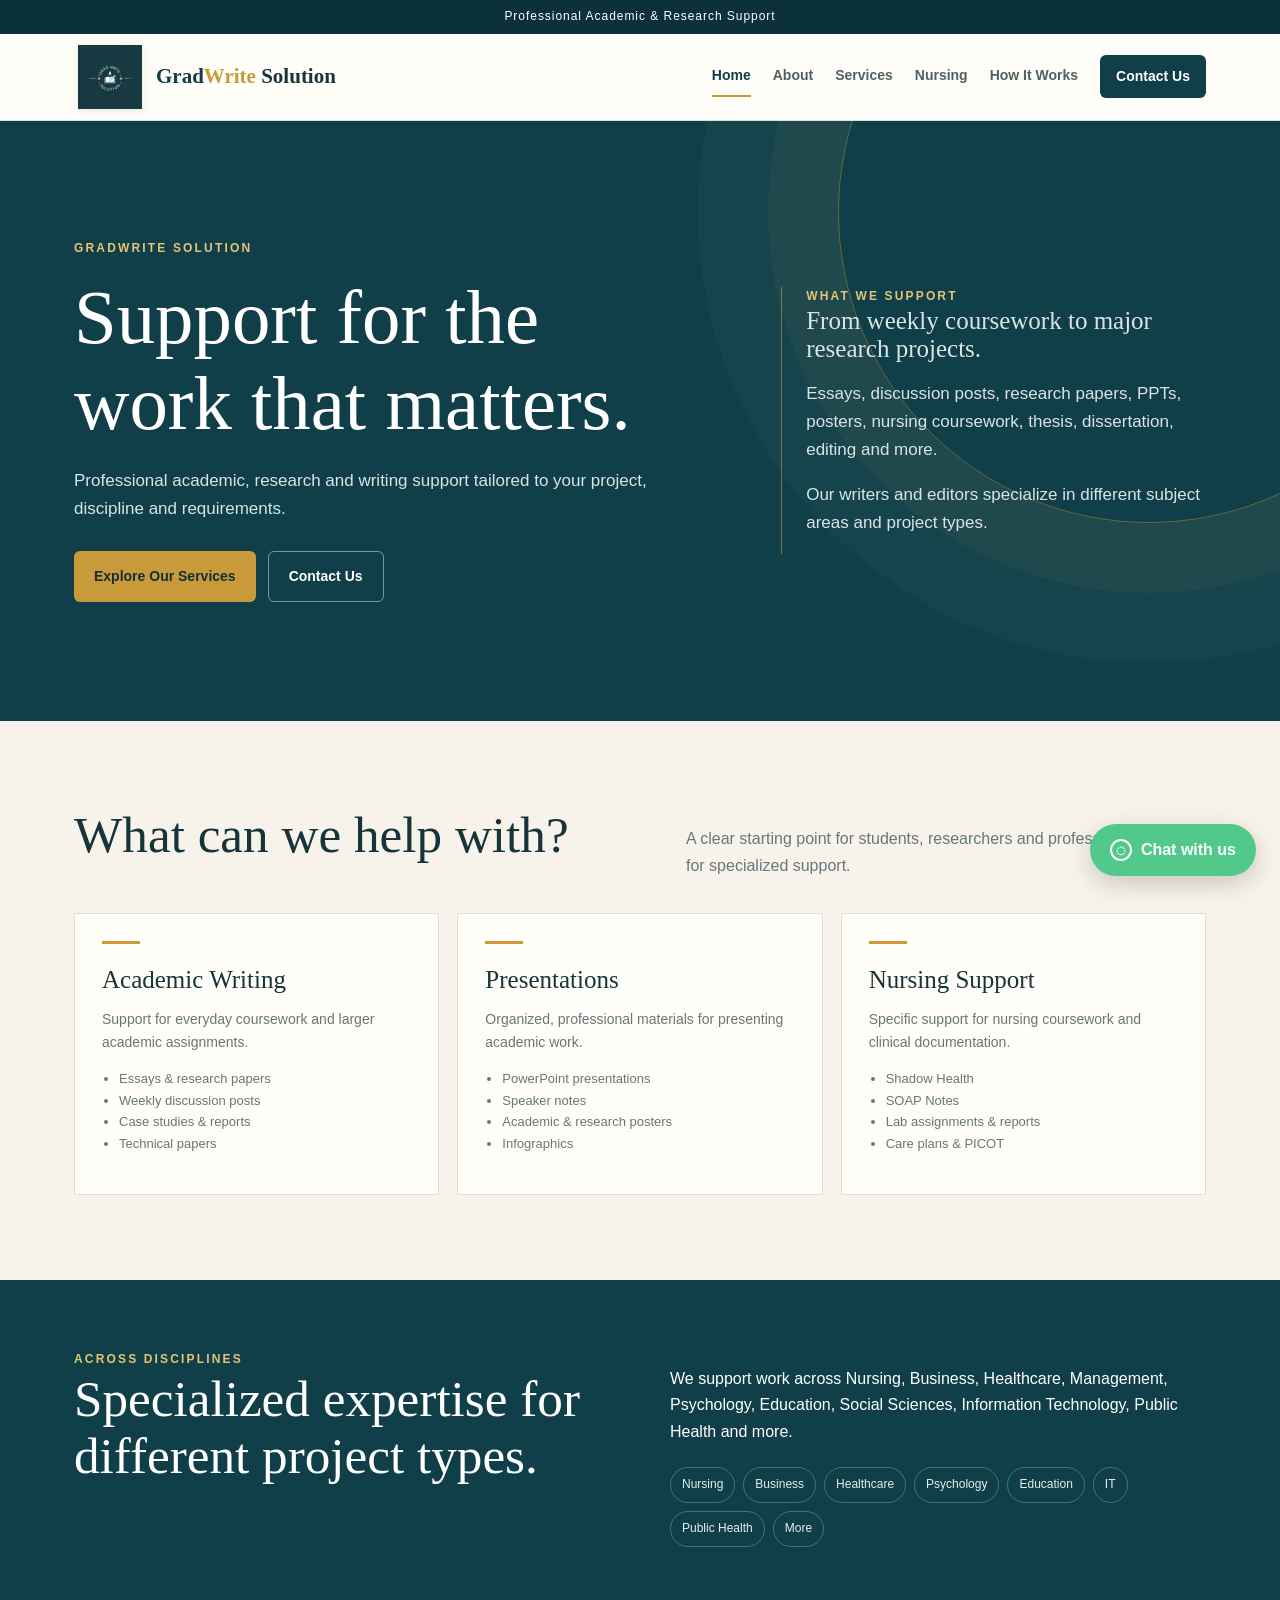
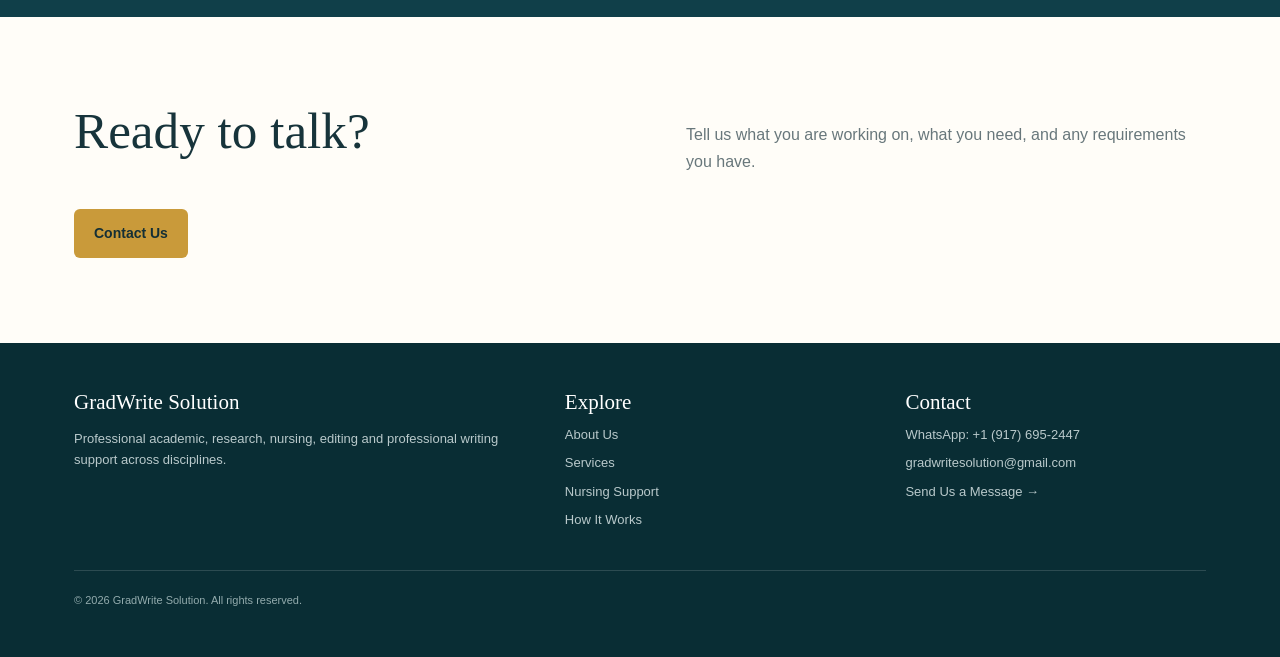
<file: index.html>
<!doctype html><html lang="en"><head><meta charset="utf-8"><meta name="viewport" content="width=device-width,initial-scale=1"><title>GradWrite Solution | Academic, Research &amp; Nursing Support</title><meta name="description" content="GradWrite Solution provides professional academic, research, nursing, editing, presentation and professional writing support across disciplines."><link rel="stylesheet" href="styles.css">
<link rel="canonical" href="https://gradwritesolution.com/">
<meta property="og:type" content="website">
<meta property="og:title" content="GradWrite Solution | Academic, Research &amp; Nursing Support">
<meta property="og:description" content="GradWrite Solution provides professional academic, research, nursing, editing, presentation and professional writing support across disciplines.">
<meta property="og:url" content="https://gradwritesolution.com/">
<meta property="og:site_name" content="GradWrite Solution">
<meta property="og:image" content="https://gradwritesolution.com/assets/gradwrite-solution-logo.jpeg">
<meta name="twitter:card" content="summary">
<meta name="twitter:title" content="GradWrite Solution | Academic, Research &amp; Nursing Support">
<meta name="twitter:description" content="GradWrite Solution provides professional academic, research, nursing, editing, presentation and professional writing support across disciplines.">
<meta name="robots" content="index, follow">
<script type="application/ld+json">
{
  "@context": "https://schema.org",
  "@type": "Organization",
  "name": "GradWrite Solution",
  "url": "https://gradwritesolution.com/",
  "logo": "https://gradwritesolution.com/assets/gradwrite-solution-logo.jpeg",
  "email": "gradwritesolution@gmail.com",
  "telephone": "+1-917-695-2447",
  "description": "Professional academic, research, nursing, editing and professional writing support across disciplines."
}
</script>
</head><body><div class="topbar">Professional Academic &amp; Research Support</div>
<header><nav class="nav">
<a class="brand" href="index.html" aria-label="GradWrite Solution home">
<img src="assets/gradwrite-solution-logo.jpeg" alt="GradWrite Solution">
<span class="brand-name"><span class="grad">Grad</span><span class="write">Write</span> Solution</span>
</a>
<div class="navlinks"><a class="active" href="index.html">Home</a><a class="" href="about.html">About</a><a class="" href="services.html">Services</a><a class="" href="nursing.html">Nursing</a><a class="" href="process.html">How It Works</a><a class="cta" href="contact.html">Contact Us</a></div>
</nav></header><main>
<section class="hero"><div class="container"><div class="hero-grid">
<div><div class="eyebrow">GradWrite Solution</div><h1>Support for the work that matters.</h1><p>Professional academic, research and writing support tailored to your project, discipline and requirements.</p>
<div class="buttons"><a class="btn btn-gold" href="services.html">Explore Our Services</a><a class="btn btn-light" href="contact.html">Contact Us</a></div></div>
<div class="hero-note"><div class="eyebrow">What we support</div><h3>From weekly coursework to major research projects.</h3><p>Essays, discussion posts, research papers, PPTs, posters, nursing coursework, thesis, dissertation, editing and more.</p><p>Our writers and editors specialize in different subject areas and project types.</p></div>
</div></div></section>
<section class="section"><div class="container"><div class="section-title"><h2>What can we help with?</h2><p>A clear starting point for students, researchers and professionals looking for specialized support.</p></div>
<div class="cards">
<div class="card"><h3>Academic Writing</h3><p>Support for everyday coursework and larger academic assignments.</p><ul><li>Essays & research papers</li><li>Weekly discussion posts</li><li>Case studies & reports</li><li>Technical papers</li></ul></div>
<div class="card"><h3>Presentations</h3><p>Organized, professional materials for presenting academic work.</p><ul><li>PowerPoint presentations</li><li>Speaker notes</li><li>Academic & research posters</li><li>Infographics</li></ul></div>
<div class="card"><h3>Nursing Support</h3><p>Specific support for nursing coursework and clinical documentation.</p><ul><li>Shadow Health</li><li>SOAP Notes</li><li>Lab assignments & reports</li><li>Care plans & PICOT</li></ul></div>
</div></div></section>
<section class="band"><div class="container"><div class="band-grid"><div><div class="eyebrow">Across disciplines</div><h2>Specialized expertise for different project types.</h2></div><div><p>We support work across Nursing, Business, Healthcare, Management, Psychology, Education, Social Sciences, Information Technology, Public Health and more.</p><div class="tags"><span class="tag">Nursing</span><span class="tag">Business</span><span class="tag">Healthcare</span><span class="tag">Psychology</span><span class="tag">Education</span><span class="tag">IT</span><span class="tag">Public Health</span><span class="tag">More</span></div></div></div></div></section>
<section class="section alt"><div class="container"><div class="section-title"><h2>Ready to talk?</h2><p>Tell us what you are working on, what you need, and any requirements you have.</p></div><a class="btn btn-gold" href="contact.html">Contact Us</a></div></section>
</main><footer><div class="container"><div class="footer-grid">
<div><h3>GradWrite Solution</h3><p>Professional academic, research, nursing, editing and professional writing support across disciplines.</p></div>
<div><h3>Explore</h3><ul><li><a href="about.html">About Us</a></li><li><a href="services.html">Services</a></li><li><a href="nursing.html">Nursing Support</a></li><li><a href="process.html">How It Works</a></li></ul></div>
<div><h3>Contact</h3><ul><li>WhatsApp: +1 (917) 695-2447</li><li>gradwritesolution@gmail.com</li><li><a href="contact.html">Send Us a Message →</a></li></ul></div>
</div><div class="fine">© 2026 GradWrite Solution. All rights reserved.</div></div></footer><a class="whatsapp" href="https://wa.me/19176952447" target="_blank" rel="noopener"><span class="bubble">◌</span> Chat with us</a></body></html>
</file>
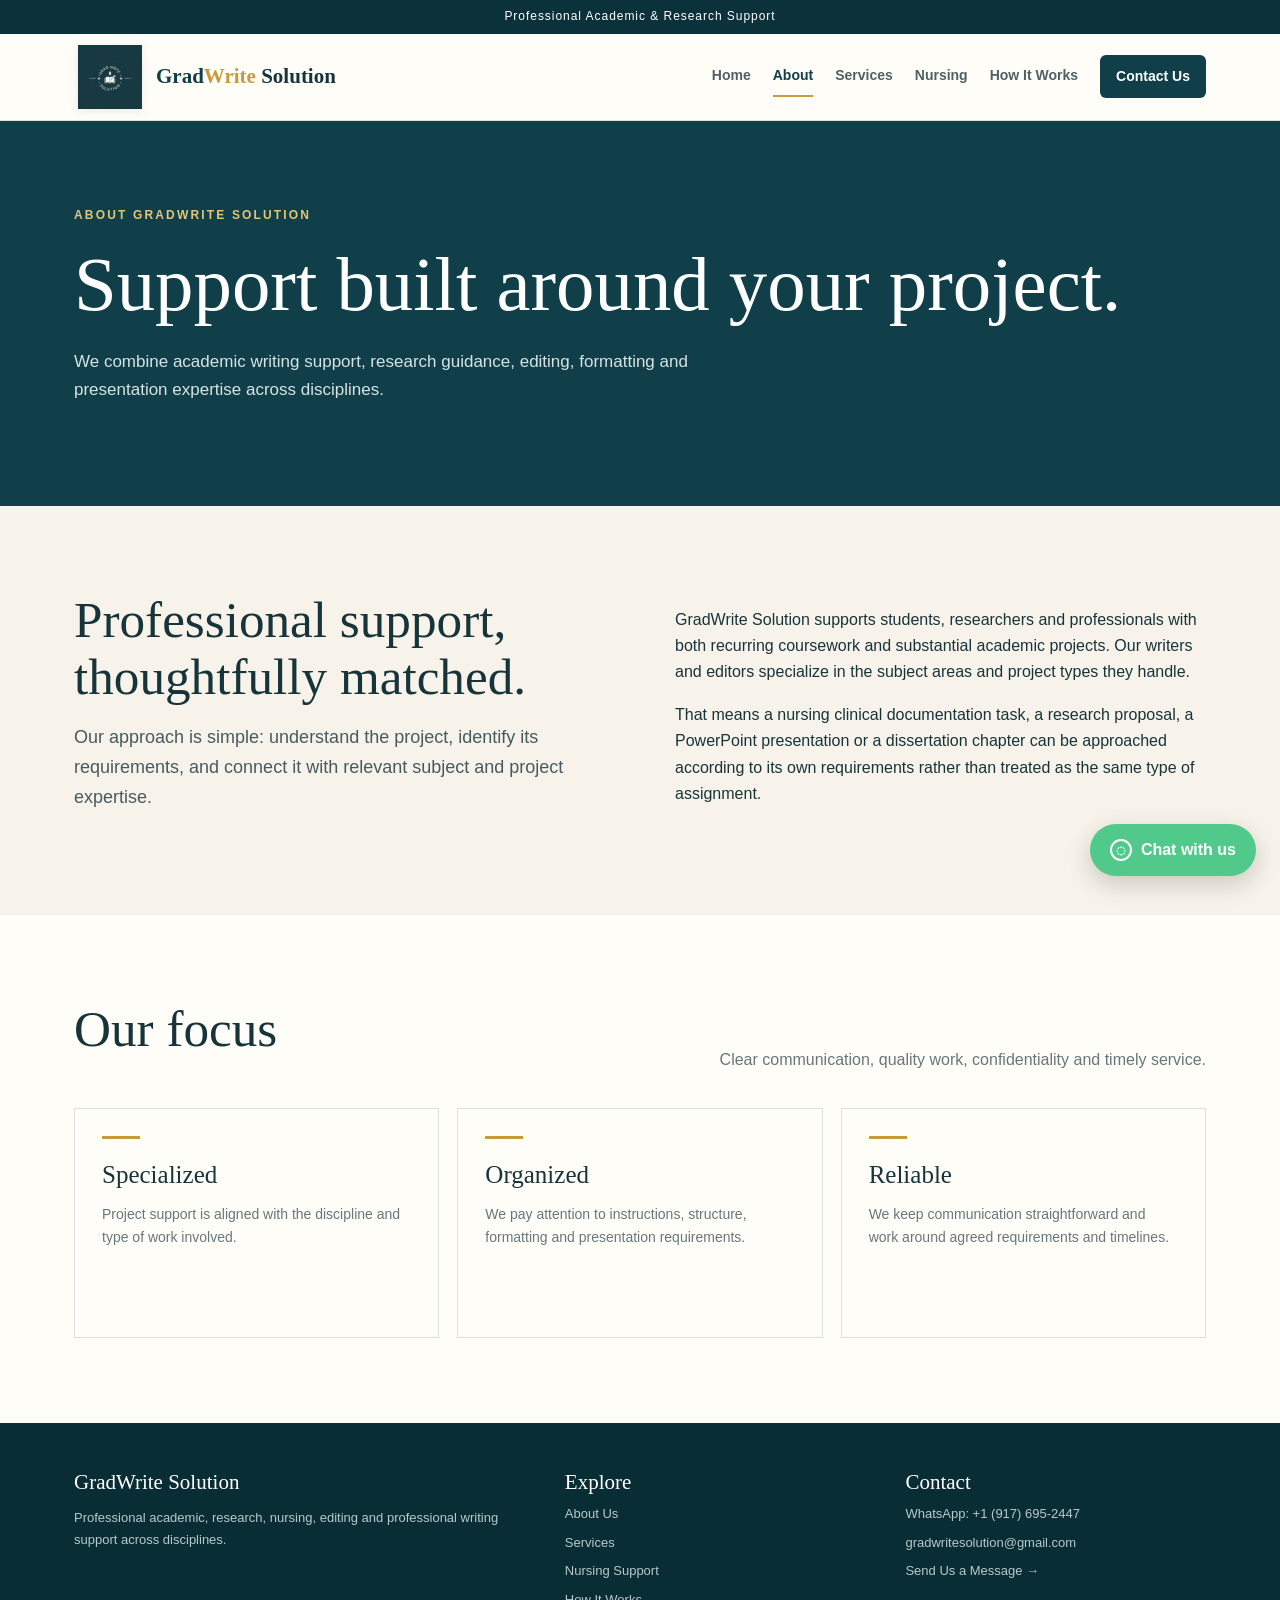
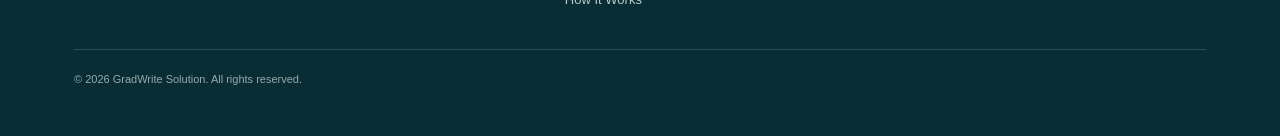
<file: about.html>
<!doctype html><html lang="en"><head><meta charset="utf-8"><meta name="viewport" content="width=device-width,initial-scale=1"><title>About GradWrite Solution | Academic &amp; Research Support</title><meta name="description" content="Learn about GradWrite Solution and our specialized academic, research, nursing, editing and professional writing support across disciplines."><link rel="stylesheet" href="styles.css">
<link rel="canonical" href="https://gradwritesolution.com/about.html">
<meta property="og:type" content="website">
<meta property="og:title" content="About GradWrite Solution | Academic &amp; Research Support">
<meta property="og:description" content="Learn about GradWrite Solution and our specialized academic, research, nursing, editing and professional writing support across disciplines.">
<meta property="og:url" content="https://gradwritesolution.com/about.html">
<meta property="og:site_name" content="GradWrite Solution">
<meta property="og:image" content="https://gradwritesolution.com/assets/gradwrite-solution-logo.jpeg">
<meta name="twitter:card" content="summary">
<meta name="twitter:title" content="About GradWrite Solution | Academic &amp; Research Support">
<meta name="twitter:description" content="Learn about GradWrite Solution and our specialized academic, research, nursing, editing and professional writing support across disciplines.">
<meta name="robots" content="index, follow">
<script type="application/ld+json">
{
  "@context": "https://schema.org",
  "@type": "Organization",
  "name": "GradWrite Solution",
  "url": "https://gradwritesolution.com/",
  "logo": "https://gradwritesolution.com/assets/gradwrite-solution-logo.jpeg",
  "email": "gradwritesolution@gmail.com",
  "telephone": "+1-917-695-2447",
  "description": "Professional academic, research, nursing, editing and professional writing support across disciplines."
}
</script>
</head><body><div class="topbar">Professional Academic &amp; Research Support</div>
<header><nav class="nav">
<a class="brand" href="index.html" aria-label="GradWrite Solution home">
<img src="assets/gradwrite-solution-logo.jpeg" alt="GradWrite Solution">
<span class="brand-name"><span class="grad">Grad</span><span class="write">Write</span> Solution</span>
</a>
<div class="navlinks"><a class="" href="index.html">Home</a><a class="active" href="about.html">About</a><a class="" href="services.html">Services</a><a class="" href="nursing.html">Nursing</a><a class="" href="process.html">How It Works</a><a class="cta" href="contact.html">Contact Us</a></div>
</nav></header><main>
<section class="page-hero"><div class="container"><div class="eyebrow">About GradWrite Solution</div><h1>Support built around your project.</h1><p>We combine academic writing support, research guidance, editing, formatting and presentation expertise across disciplines.</p></div></section>
<section class="section"><div class="container"><div class="intro"><div><h2>Professional support, thoughtfully matched.</h2><p class="lead">Our approach is simple: understand the project, identify its requirements, and connect it with relevant subject and project expertise.</p></div><div><p>GradWrite Solution supports students, researchers and professionals with both recurring coursework and substantial academic projects. Our writers and editors specialize in the subject areas and project types they handle.</p><p>That means a nursing clinical documentation task, a research proposal, a PowerPoint presentation or a dissertation chapter can be approached according to its own requirements rather than treated as the same type of assignment.</p></div></div></div></section>
<section class="section alt"><div class="container"><div class="section-title"><h2>Our focus</h2><p>Clear communication, quality work, confidentiality and timely service.</p></div><div class="cards"><div class="card"><h3>Specialized</h3><p>Project support is aligned with the discipline and type of work involved.</p></div><div class="card"><h3>Organized</h3><p>We pay attention to instructions, structure, formatting and presentation requirements.</p></div><div class="card"><h3>Reliable</h3><p>We keep communication straightforward and work around agreed requirements and timelines.</p></div></div></div></section>
</main><footer><div class="container"><div class="footer-grid">
<div><h3>GradWrite Solution</h3><p>Professional academic, research, nursing, editing and professional writing support across disciplines.</p></div>
<div><h3>Explore</h3><ul><li><a href="about.html">About Us</a></li><li><a href="services.html">Services</a></li><li><a href="nursing.html">Nursing Support</a></li><li><a href="process.html">How It Works</a></li></ul></div>
<div><h3>Contact</h3><ul><li>WhatsApp: +1 (917) 695-2447</li><li>gradwritesolution@gmail.com</li><li><a href="contact.html">Send Us a Message →</a></li></ul></div>
</div><div class="fine">© 2026 GradWrite Solution. All rights reserved.</div></div></footer><a class="whatsapp" href="https://wa.me/19176952447" target="_blank" rel="noopener"><span class="bubble">◌</span> Chat with us</a></body></html>
</file>
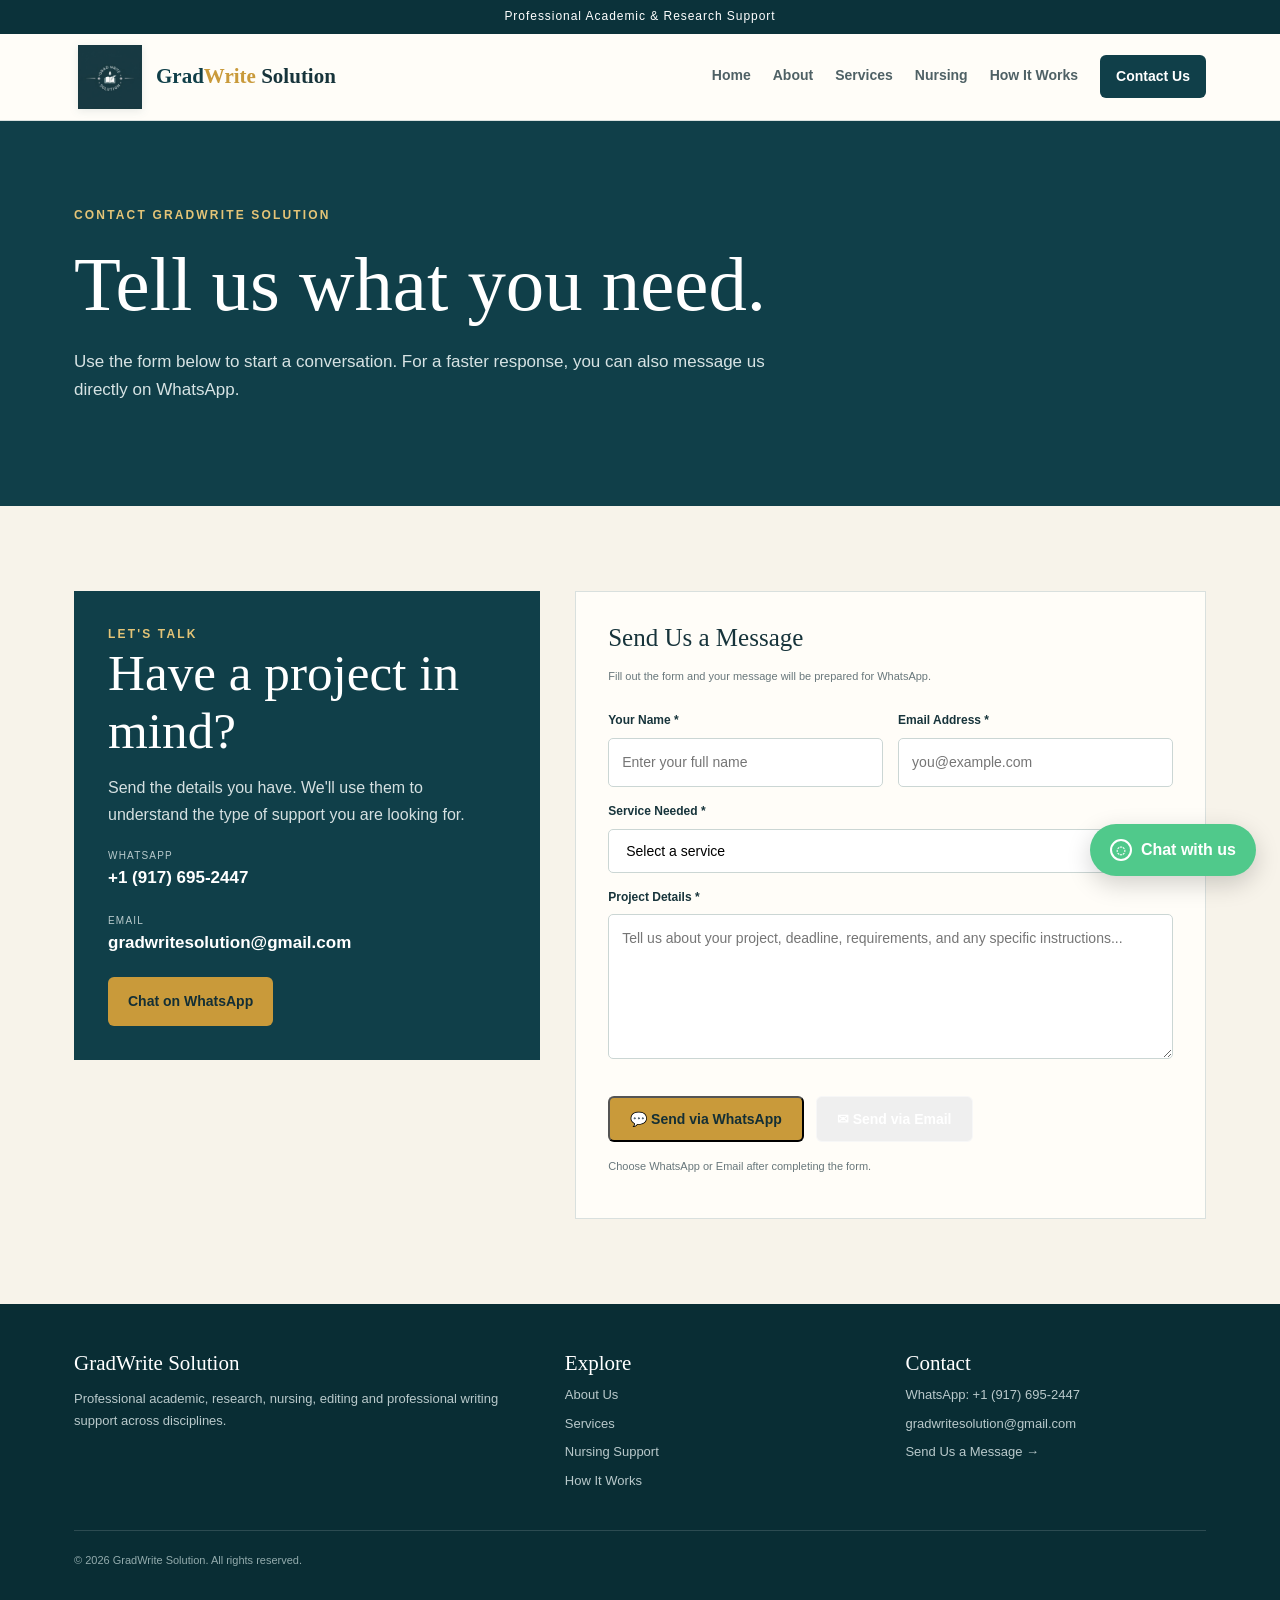
<file: contact.html>
<!doctype html><html lang="en"><head><meta charset="utf-8"><meta name="viewport" content="width=device-width,initial-scale=1"><title>Contact GradWrite Solution | Academic &amp; Research Support</title><meta name="description" content="Contact GradWrite Solution about academic writing, research, nursing support, editing, presentations, thesis, dissertation and professional writing projects."><link rel="stylesheet" href="styles.css">
<link rel="canonical" href="https://gradwritesolution.com/contact.html">
<meta property="og:type" content="website">
<meta property="og:title" content="Contact GradWrite Solution | Academic &amp; Research Support">
<meta property="og:description" content="Contact GradWrite Solution about academic writing, research, nursing support, editing, presentations, thesis, dissertation and professional writing projects.">
<meta property="og:url" content="https://gradwritesolution.com/contact.html">
<meta property="og:site_name" content="GradWrite Solution">
<meta property="og:image" content="https://gradwritesolution.com/assets/gradwrite-solution-logo.jpeg">
<meta name="twitter:card" content="summary">
<meta name="twitter:title" content="Contact GradWrite Solution | Academic &amp; Research Support">
<meta name="twitter:description" content="Contact GradWrite Solution about academic writing, research, nursing support, editing, presentations, thesis, dissertation and professional writing projects.">
<meta name="robots" content="index, follow">
<script type="application/ld+json">
{
  "@context": "https://schema.org",
  "@type": "Organization",
  "name": "GradWrite Solution",
  "url": "https://gradwritesolution.com/",
  "logo": "https://gradwritesolution.com/assets/gradwrite-solution-logo.jpeg",
  "email": "gradwritesolution@gmail.com",
  "telephone": "+1-917-695-2447",
  "description": "Professional academic, research, nursing, editing and professional writing support across disciplines."
}
</script>
</head><body><div class="topbar">Professional Academic &amp; Research Support</div>
<header><nav class="nav">
<a class="brand" href="index.html" aria-label="GradWrite Solution home">
<img src="assets/gradwrite-solution-logo.jpeg" alt="GradWrite Solution">
<span class="brand-name"><span class="grad">Grad</span><span class="write">Write</span> Solution</span>
</a>
<div class="navlinks"><a class="" href="index.html">Home</a><a class="" href="about.html">About</a><a class="" href="services.html">Services</a><a class="" href="nursing.html">Nursing</a><a class="" href="process.html">How It Works</a><a class="cta" href="contact.html">Contact Us</a></div>
</nav></header><main>
<section class="page-hero"><div class="container"><div class="eyebrow">Contact GradWrite Solution</div><h1>Tell us what you need.</h1><p>Use the form below to start a conversation. For a faster response, you can also message us directly on WhatsApp.</p></div></section>
<section class="section"><div class="container"><div class="contact-grid">
<div class="contact-box"><div class="eyebrow">Let's talk</div><h2>Have a project in mind?</h2><p>Send the details you have. We'll use them to understand the type of support you are looking for.</p>
<div class="contact-item"><small>WhatsApp</small><strong>+1 (917) 695-2447</strong></div>
<div class="contact-item"><small>Email</small><strong>gradwritesolution@gmail.com</strong></div>
<a class="btn btn-gold" href="https://wa.me/19176952447" target="_blank" rel="noopener">Chat on WhatsApp</a>
</div>
<form onsubmit="sendToWhatsApp(event)">
<h3>Send Us a Message</h3><p class="form-note">Fill out the form and your message will be prepared for WhatsApp.</p>
<div class="form-row"><div><label for="name">Your Name *</label><input id="name" required placeholder="Enter your full name"></div><div><label for="email">Email Address *</label><input id="email" type="email" required placeholder="you@example.com"></div></div>
<label for="service">Service Needed *</label><select id="service" required><option value="">Select a service</option><option>Academic Writing & Coursework</option><option>Research & Graduate Projects</option><option>Nursing Support</option><option>PPT, Posters & Visuals</option><option>Editing & Proofreading</option><option>CV, Resume & Professional Writing</option><option>Data & Presentation Support</option><option>Other</option></select>
<label for="details">Project Details *</label><textarea id="details" required placeholder="Tell us about your project, deadline, requirements, and any specific instructions..."></textarea>
<div class="buttons">
<button class="btn btn-gold" type="submit">💬 Send via WhatsApp</button>
<button class="btn btn-light" type="button" onclick="sendByEmail()">✉ Send via Email</button>
</div>
<p class="form-note">Choose WhatsApp or Email after completing the form.</p>
</form>
</div></div></section>
</main>
<script>
function sendToWhatsApp(e){
 e.preventDefault();
 const name=document.getElementById('name').value.trim();
 const email=document.getElementById('email').value.trim();
 const service=document.getElementById('service').value;
 const details=document.getElementById('details').value.trim();
 const text=`Hello GradWrite Solution,%0A%0AName: ${encodeURIComponent(name)}%0AEmail: ${encodeURIComponent(email)}%0AService Needed: ${encodeURIComponent(service)}%0A%0AProject Details:%0A${encodeURIComponent(details)}`;
 window.open('https://wa.me/19176952447?text='+text,'_blank');
}
function sendByEmail(){
 const name=document.getElementById('name').value.trim();
 const email=document.getElementById('email').value.trim();
 const service=document.getElementById('service').value;
 const details=document.getElementById('details').value.trim();
 if(!name || !email || !service || !details){
   alert('Please complete all required fields before sending.');
   return;
 }
 const subject=encodeURIComponent('GradWrite Solution Inquiry - '+service);
 const body=encodeURIComponent(
   'Hello GradWrite Solution,\n\n' +
   'Name: '+name+'\n' +
   'Email: '+email+'\n' +
   'Service Needed: '+service+'\n\n' +
   'Project Details:\n'+details
 );
 window.location.href='mailto:gradwritesolution@gmail.com?subject='+subject+'&body='+body;
}

</script><footer><div class="container"><div class="footer-grid">
<div><h3>GradWrite Solution</h3><p>Professional academic, research, nursing, editing and professional writing support across disciplines.</p></div>
<div><h3>Explore</h3><ul><li><a href="about.html">About Us</a></li><li><a href="services.html">Services</a></li><li><a href="nursing.html">Nursing Support</a></li><li><a href="process.html">How It Works</a></li></ul></div>
<div><h3>Contact</h3><ul><li>WhatsApp: +1 (917) 695-2447</li><li>gradwritesolution@gmail.com</li><li><a href="contact.html">Send Us a Message →</a></li></ul></div>
</div><div class="fine">© 2026 GradWrite Solution. All rights reserved.</div></div></footer><a class="whatsapp" href="https://wa.me/19176952447" target="_blank" rel="noopener"><span class="bubble">◌</span> Chat with us</a></body></html>
</file>
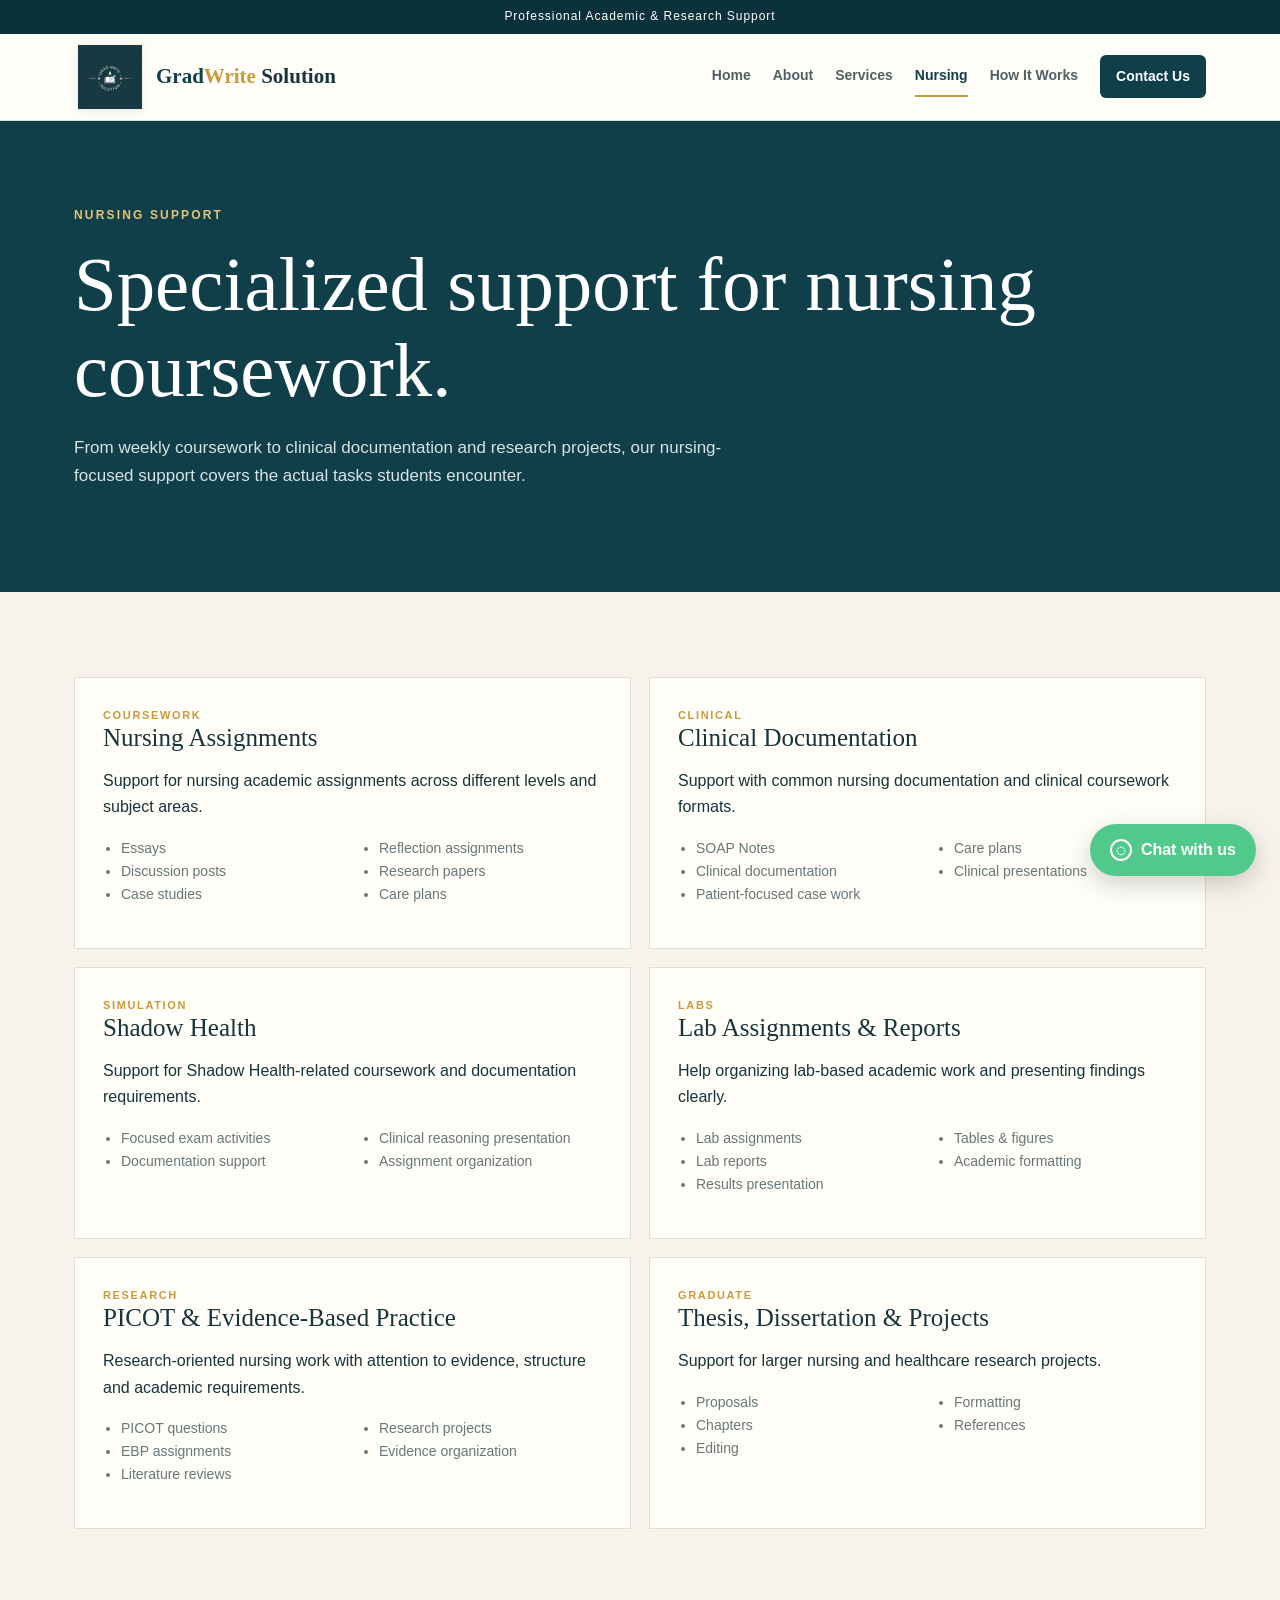
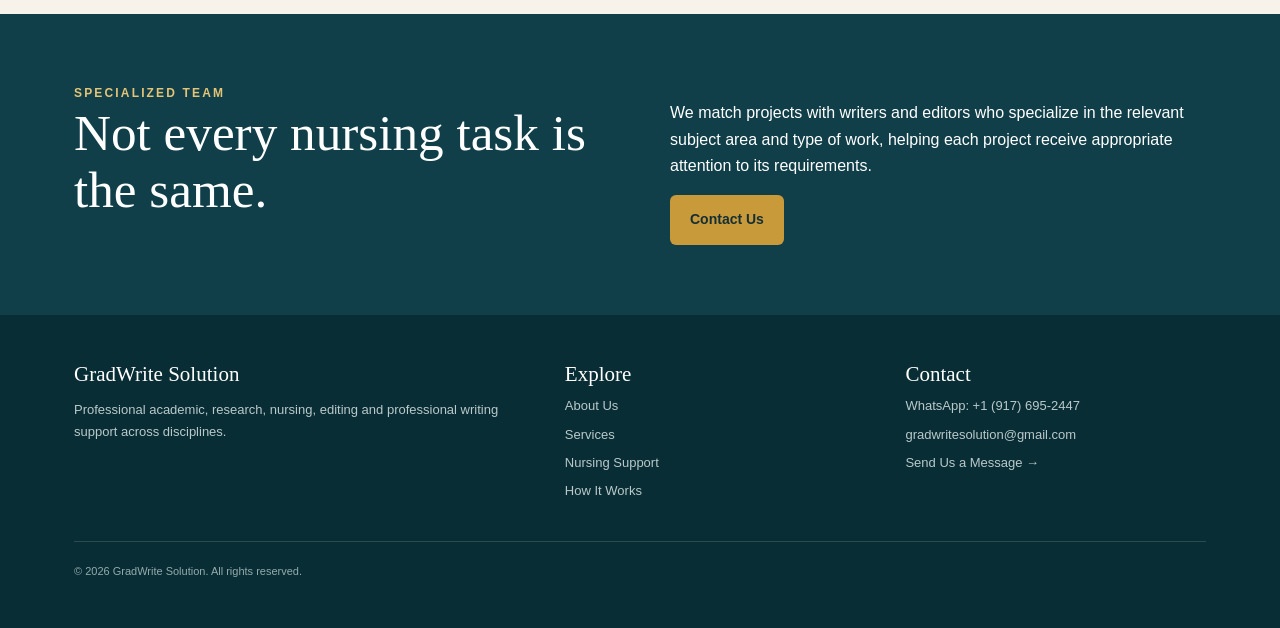
<file: nursing.html>
<!doctype html><html lang="en"><head><meta charset="utf-8"><meta name="viewport" content="width=device-width,initial-scale=1"><title>Nursing Academic Support | GradWrite Solution</title><meta name="description" content="Specialized nursing academic support including nursing assignments, discussion posts, case studies, SOAP Notes, Shadow Health, lab reports, PICOT, EBP, research and graduate projects."><link rel="stylesheet" href="styles.css">
<link rel="canonical" href="https://gradwritesolution.com/nursing.html">
<meta property="og:type" content="website">
<meta property="og:title" content="Nursing Academic Support | GradWrite Solution">
<meta property="og:description" content="Specialized nursing academic support including nursing assignments, discussion posts, case studies, SOAP Notes, Shadow Health, lab reports, PICOT, EBP, research and graduate projects.">
<meta property="og:url" content="https://gradwritesolution.com/nursing.html">
<meta property="og:site_name" content="GradWrite Solution">
<meta property="og:image" content="https://gradwritesolution.com/assets/gradwrite-solution-logo.jpeg">
<meta name="twitter:card" content="summary">
<meta name="twitter:title" content="Nursing Academic Support | GradWrite Solution">
<meta name="twitter:description" content="Specialized nursing academic support including nursing assignments, discussion posts, case studies, SOAP Notes, Shadow Health, lab reports, PICOT, EBP, research and graduate projects.">
<meta name="robots" content="index, follow">
<script type="application/ld+json">
{
  "@context": "https://schema.org",
  "@type": "Organization",
  "name": "GradWrite Solution",
  "url": "https://gradwritesolution.com/",
  "logo": "https://gradwritesolution.com/assets/gradwrite-solution-logo.jpeg",
  "email": "gradwritesolution@gmail.com",
  "telephone": "+1-917-695-2447",
  "description": "Professional academic, research, nursing, editing and professional writing support across disciplines."
}
</script>
</head><body><div class="topbar">Professional Academic &amp; Research Support</div>
<header><nav class="nav">
<a class="brand" href="index.html" aria-label="GradWrite Solution home">
<img src="assets/gradwrite-solution-logo.jpeg" alt="GradWrite Solution">
<span class="brand-name"><span class="grad">Grad</span><span class="write">Write</span> Solution</span>
</a>
<div class="navlinks"><a class="" href="index.html">Home</a><a class="" href="about.html">About</a><a class="" href="services.html">Services</a><a class="active" href="nursing.html">Nursing</a><a class="" href="process.html">How It Works</a><a class="cta" href="contact.html">Contact Us</a></div>
</nav></header><main>
<section class="page-hero"><div class="container"><div class="eyebrow">Nursing Support</div><h1>Specialized support for nursing coursework.</h1><p>From weekly coursework to clinical documentation and research projects, our nursing-focused support covers the actual tasks students encounter.</p></div></section>
<section class="section"><div class="container"><div class="service-grid">
<div class="service-card"><div class="num">COURSEWORK</div><h3>Nursing Assignments</h3><p>Support for nursing academic assignments across different levels and subject areas.</p><ul><li>Essays</li><li>Discussion posts</li><li>Case studies</li><li>Reflection assignments</li><li>Research papers</li><li>Care plans</li></ul></div>
<div class="service-card"><div class="num">CLINICAL</div><h3>Clinical Documentation</h3><p>Support with common nursing documentation and clinical coursework formats.</p><ul><li>SOAP Notes</li><li>Clinical documentation</li><li>Patient-focused case work</li><li>Care plans</li><li>Clinical presentations</li></ul></div>
<div class="service-card"><div class="num">SIMULATION</div><h3>Shadow Health</h3><p>Support for Shadow Health-related coursework and documentation requirements.</p><ul><li>Focused exam activities</li><li>Documentation support</li><li>Clinical reasoning presentation</li><li>Assignment organization</li></ul></div>
<div class="service-card"><div class="num">LABS</div><h3>Lab Assignments & Reports</h3><p>Help organizing lab-based academic work and presenting findings clearly.</p><ul><li>Lab assignments</li><li>Lab reports</li><li>Results presentation</li><li>Tables & figures</li><li>Academic formatting</li></ul></div>
<div class="service-card"><div class="num">RESEARCH</div><h3>PICOT & Evidence-Based Practice</h3><p>Research-oriented nursing work with attention to evidence, structure and academic requirements.</p><ul><li>PICOT questions</li><li>EBP assignments</li><li>Literature reviews</li><li>Research projects</li><li>Evidence organization</li></ul></div>
<div class="service-card"><div class="num">GRADUATE</div><h3>Thesis, Dissertation & Projects</h3><p>Support for larger nursing and healthcare research projects.</p><ul><li>Proposals</li><li>Chapters</li><li>Editing</li><li>Formatting</li><li>References</li></ul></div>
</div></div></section>
<section class="band"><div class="container"><div class="band-grid"><div><div class="eyebrow">Specialized team</div><h2>Not every nursing task is the same.</h2></div><div><p>We match projects with writers and editors who specialize in the relevant subject area and type of work, helping each project receive appropriate attention to its requirements.</p><a class="btn btn-gold" href="contact.html">Contact Us</a></div></div></div></section>
</main><footer><div class="container"><div class="footer-grid">
<div><h3>GradWrite Solution</h3><p>Professional academic, research, nursing, editing and professional writing support across disciplines.</p></div>
<div><h3>Explore</h3><ul><li><a href="about.html">About Us</a></li><li><a href="services.html">Services</a></li><li><a href="nursing.html">Nursing Support</a></li><li><a href="process.html">How It Works</a></li></ul></div>
<div><h3>Contact</h3><ul><li>WhatsApp: +1 (917) 695-2447</li><li>gradwritesolution@gmail.com</li><li><a href="contact.html">Send Us a Message →</a></li></ul></div>
</div><div class="fine">© 2026 GradWrite Solution. All rights reserved.</div></div></footer><a class="whatsapp" href="https://wa.me/19176952447" target="_blank" rel="noopener"><span class="bubble">◌</span> Chat with us</a></body></html>
</file>
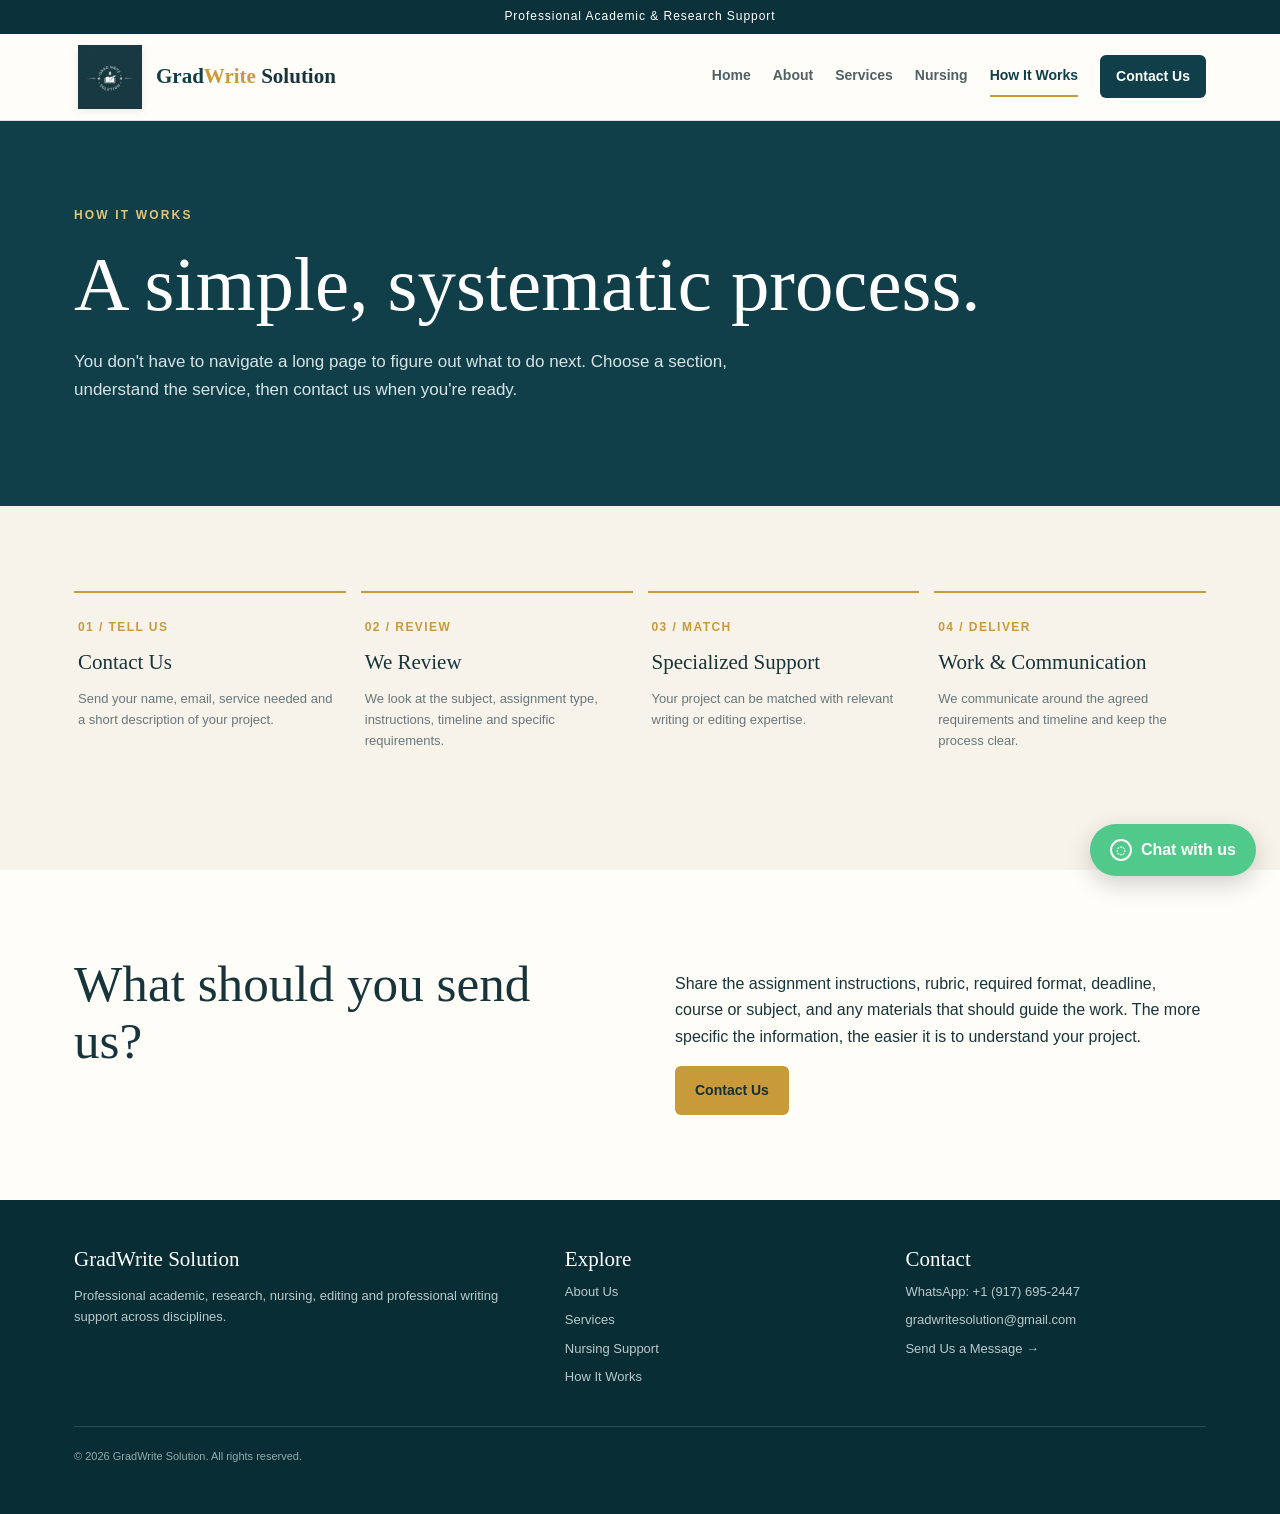
<file: process.html>
<!doctype html><html lang="en"><head><meta charset="utf-8"><meta name="viewport" content="width=device-width,initial-scale=1"><title>How It Works | GradWrite Solution</title><meta name="description" content="See how GradWrite Solution works: tell us about your project, we review the requirements, match specialized support and communicate around the agreed timeline."><link rel="stylesheet" href="styles.css">
<link rel="canonical" href="https://gradwritesolution.com/process.html">
<meta property="og:type" content="website">
<meta property="og:title" content="How It Works | GradWrite Solution">
<meta property="og:description" content="See how GradWrite Solution works: tell us about your project, we review the requirements, match specialized support and communicate around the agreed timeline.">
<meta property="og:url" content="https://gradwritesolution.com/process.html">
<meta property="og:site_name" content="GradWrite Solution">
<meta property="og:image" content="https://gradwritesolution.com/assets/gradwrite-solution-logo.jpeg">
<meta name="twitter:card" content="summary">
<meta name="twitter:title" content="How It Works | GradWrite Solution">
<meta name="twitter:description" content="See how GradWrite Solution works: tell us about your project, we review the requirements, match specialized support and communicate around the agreed timeline.">
<meta name="robots" content="index, follow">
<script type="application/ld+json">
{
  "@context": "https://schema.org",
  "@type": "Organization",
  "name": "GradWrite Solution",
  "url": "https://gradwritesolution.com/",
  "logo": "https://gradwritesolution.com/assets/gradwrite-solution-logo.jpeg",
  "email": "gradwritesolution@gmail.com",
  "telephone": "+1-917-695-2447",
  "description": "Professional academic, research, nursing, editing and professional writing support across disciplines."
}
</script>
</head><body><div class="topbar">Professional Academic &amp; Research Support</div>
<header><nav class="nav">
<a class="brand" href="index.html" aria-label="GradWrite Solution home">
<img src="assets/gradwrite-solution-logo.jpeg" alt="GradWrite Solution">
<span class="brand-name"><span class="grad">Grad</span><span class="write">Write</span> Solution</span>
</a>
<div class="navlinks"><a class="" href="index.html">Home</a><a class="" href="about.html">About</a><a class="" href="services.html">Services</a><a class="" href="nursing.html">Nursing</a><a class="active" href="process.html">How It Works</a><a class="cta" href="contact.html">Contact Us</a></div>
</nav></header><main>
<section class="page-hero"><div class="container"><div class="eyebrow">How It Works</div><h1>A simple, systematic process.</h1><p>You don't have to navigate a long page to figure out what to do next. Choose a section, understand the service, then contact us when you're ready.</p></div></section>
<section class="section"><div class="container"><div class="steps">
<div class="step"><b>01 / TELL US</b><h3>Contact Us</h3><p>Send your name, email, service needed and a short description of your project.</p></div>
<div class="step"><b>02 / REVIEW</b><h3>We Review</h3><p>We look at the subject, assignment type, instructions, timeline and specific requirements.</p></div>
<div class="step"><b>03 / MATCH</b><h3>Specialized Support</h3><p>Your project can be matched with relevant writing or editing expertise.</p></div>
<div class="step"><b>04 / DELIVER</b><h3>Work & Communication</h3><p>We communicate around the agreed requirements and timeline and keep the process clear.</p></div>
</div></div></section>
<section class="section alt"><div class="container"><div class="intro"><div><h2>What should you send us?</h2></div><div><p>Share the assignment instructions, rubric, required format, deadline, course or subject, and any materials that should guide the work. The more specific the information, the easier it is to understand your project.</p><a class="btn btn-gold" href="contact.html">Contact Us</a></div></div></div></section>
</main><footer><div class="container"><div class="footer-grid">
<div><h3>GradWrite Solution</h3><p>Professional academic, research, nursing, editing and professional writing support across disciplines.</p></div>
<div><h3>Explore</h3><ul><li><a href="about.html">About Us</a></li><li><a href="services.html">Services</a></li><li><a href="nursing.html">Nursing Support</a></li><li><a href="process.html">How It Works</a></li></ul></div>
<div><h3>Contact</h3><ul><li>WhatsApp: +1 (917) 695-2447</li><li>gradwritesolution@gmail.com</li><li><a href="contact.html">Send Us a Message →</a></li></ul></div>
</div><div class="fine">© 2026 GradWrite Solution. All rights reserved.</div></div></footer><a class="whatsapp" href="https://wa.me/19176952447" target="_blank" rel="noopener"><span class="bubble">◌</span> Chat with us</a></body></html>
</file>
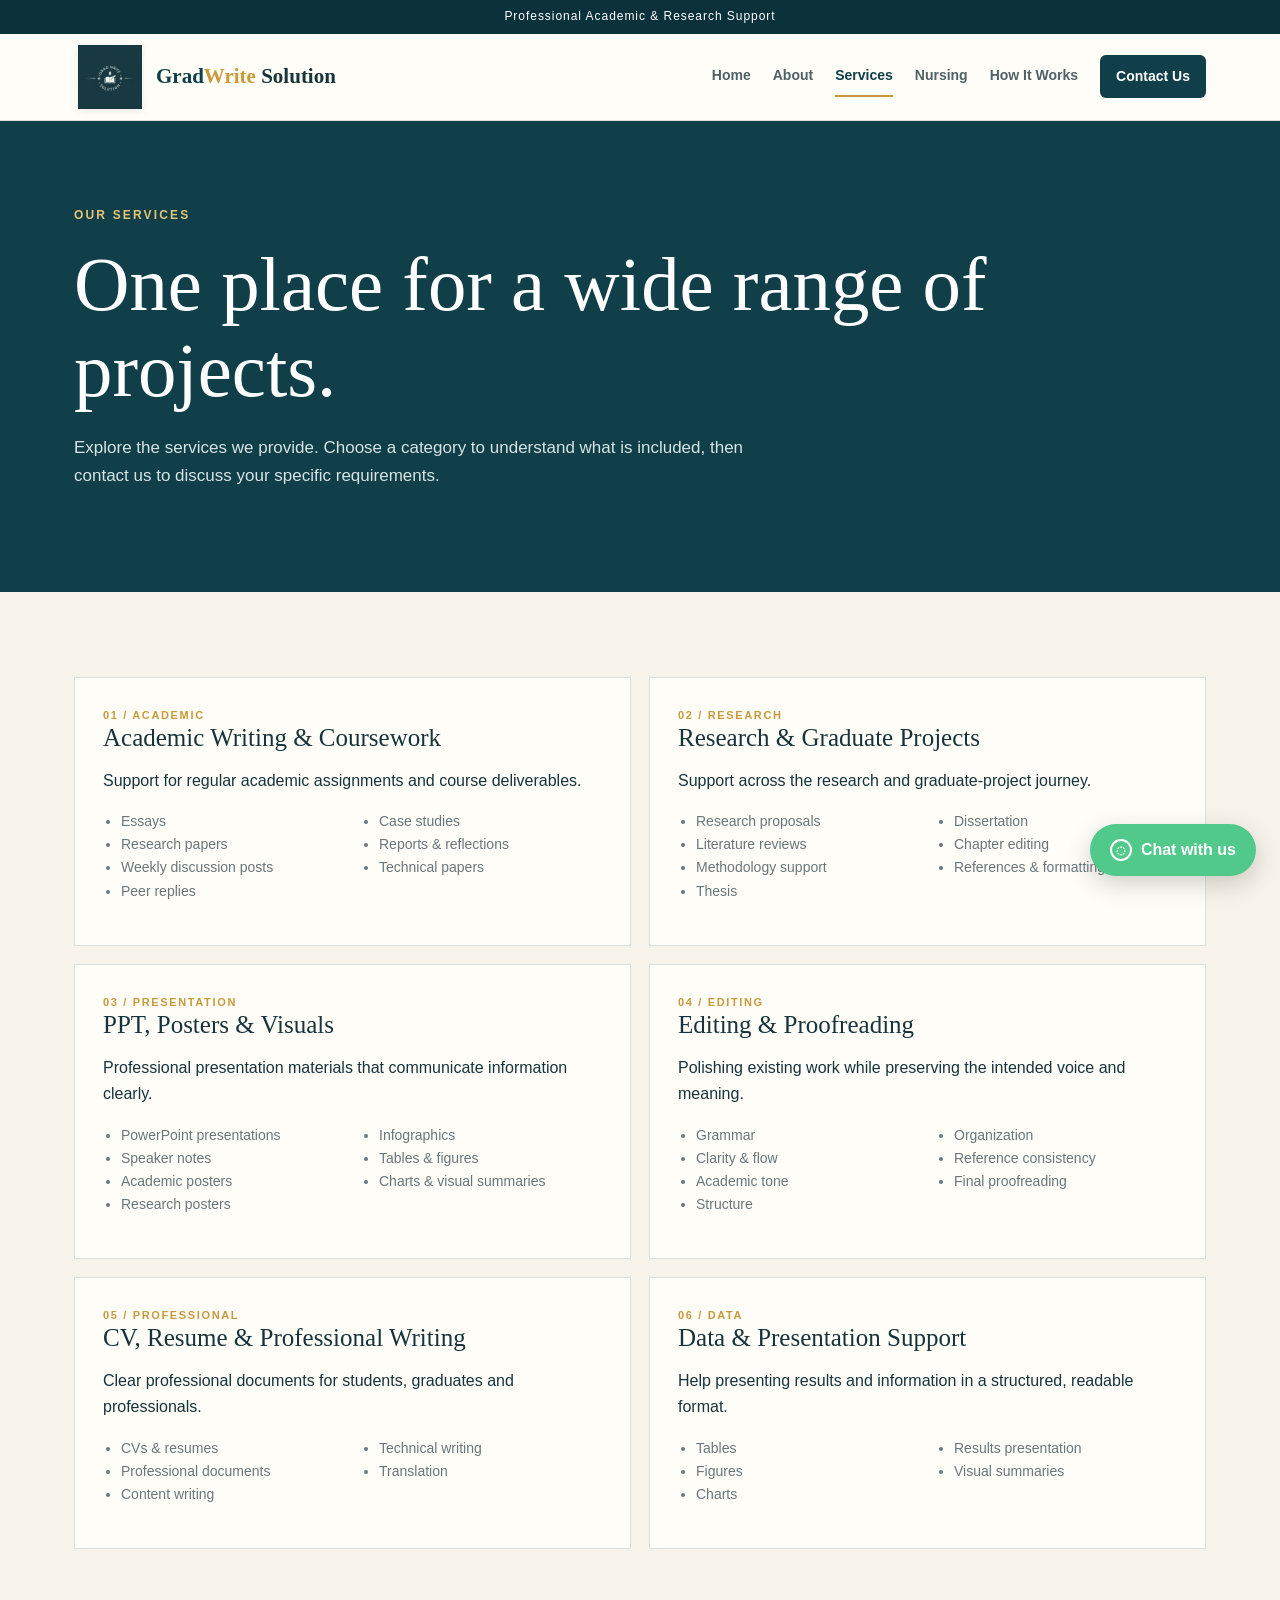
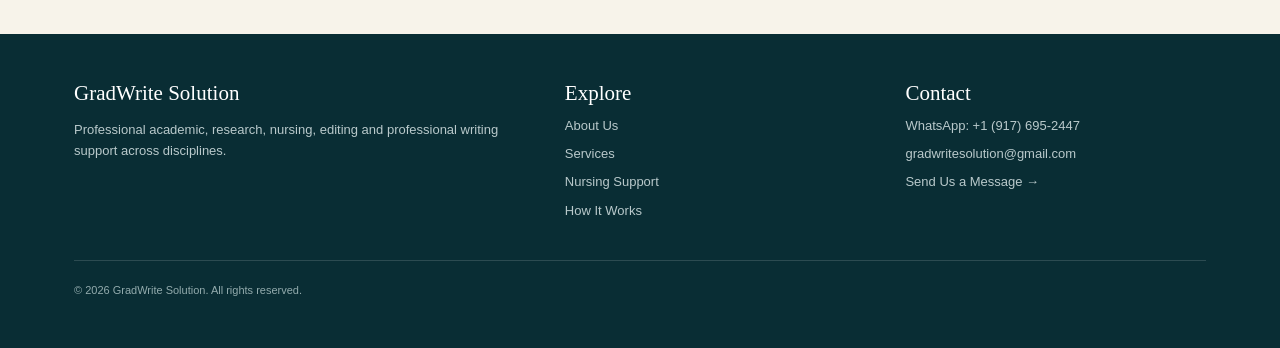
<file: services.html>
<!doctype html><html lang="en"><head><meta charset="utf-8"><meta name="viewport" content="width=device-width,initial-scale=1"><title>Academic Writing &amp; Research Services | GradWrite Solution</title><meta name="description" content="Explore GradWrite Solution services including academic writing, research projects, thesis and dissertation support, presentations, posters, editing, proofreading and professional writing."><link rel="stylesheet" href="styles.css">
<link rel="canonical" href="https://gradwritesolution.com/services.html">
<meta property="og:type" content="website">
<meta property="og:title" content="Academic Writing &amp; Research Services | GradWrite Solution">
<meta property="og:description" content="Explore GradWrite Solution services including academic writing, research projects, thesis and dissertation support, presentations, posters, editing, proofreading and professional writing.">
<meta property="og:url" content="https://gradwritesolution.com/services.html">
<meta property="og:site_name" content="GradWrite Solution">
<meta property="og:image" content="https://gradwritesolution.com/assets/gradwrite-solution-logo.jpeg">
<meta name="twitter:card" content="summary">
<meta name="twitter:title" content="Academic Writing &amp; Research Services | GradWrite Solution">
<meta name="twitter:description" content="Explore GradWrite Solution services including academic writing, research projects, thesis and dissertation support, presentations, posters, editing, proofreading and professional writing.">
<meta name="robots" content="index, follow">
<script type="application/ld+json">
{
  "@context": "https://schema.org",
  "@type": "Organization",
  "name": "GradWrite Solution",
  "url": "https://gradwritesolution.com/",
  "logo": "https://gradwritesolution.com/assets/gradwrite-solution-logo.jpeg",
  "email": "gradwritesolution@gmail.com",
  "telephone": "+1-917-695-2447",
  "description": "Professional academic, research, nursing, editing and professional writing support across disciplines."
}
</script>
</head><body><div class="topbar">Professional Academic &amp; Research Support</div>
<header><nav class="nav">
<a class="brand" href="index.html" aria-label="GradWrite Solution home">
<img src="assets/gradwrite-solution-logo.jpeg" alt="GradWrite Solution">
<span class="brand-name"><span class="grad">Grad</span><span class="write">Write</span> Solution</span>
</a>
<div class="navlinks"><a class="" href="index.html">Home</a><a class="" href="about.html">About</a><a class="active" href="services.html">Services</a><a class="" href="nursing.html">Nursing</a><a class="" href="process.html">How It Works</a><a class="cta" href="contact.html">Contact Us</a></div>
</nav></header><main>
<section class="page-hero"><div class="container"><div class="eyebrow">Our Services</div><h1>One place for a wide range of projects.</h1><p>Explore the services we provide. Choose a category to understand what is included, then contact us to discuss your specific requirements.</p></div></section>
<section class="section"><div class="container"><div class="service-grid">
<div class="service-card"><div class="num">01 / ACADEMIC</div><h3>Academic Writing & Coursework</h3><p>Support for regular academic assignments and course deliverables.</p><ul><li>Essays</li><li>Research papers</li><li>Weekly discussion posts</li><li>Peer replies</li><li>Case studies</li><li>Reports & reflections</li><li>Technical papers</li></ul></div>
<div class="service-card"><div class="num">02 / RESEARCH</div><h3>Research & Graduate Projects</h3><p>Support across the research and graduate-project journey.</p><ul><li>Research proposals</li><li>Literature reviews</li><li>Methodology support</li><li>Thesis</li><li>Dissertation</li><li>Chapter editing</li><li>References & formatting</li></ul></div>
<div class="service-card"><div class="num">03 / PRESENTATION</div><h3>PPT, Posters & Visuals</h3><p>Professional presentation materials that communicate information clearly.</p><ul><li>PowerPoint presentations</li><li>Speaker notes</li><li>Academic posters</li><li>Research posters</li><li>Infographics</li><li>Tables & figures</li><li>Charts & visual summaries</li></ul></div>
<div class="service-card"><div class="num">04 / EDITING</div><h3>Editing & Proofreading</h3><p>Polishing existing work while preserving the intended voice and meaning.</p><ul><li>Grammar</li><li>Clarity & flow</li><li>Academic tone</li><li>Structure</li><li>Organization</li><li>Reference consistency</li><li>Final proofreading</li></ul></div>
<div class="service-card"><div class="num">05 / PROFESSIONAL</div><h3>CV, Resume & Professional Writing</h3><p>Clear professional documents for students, graduates and professionals.</p><ul><li>CVs & resumes</li><li>Professional documents</li><li>Content writing</li><li>Technical writing</li><li>Translation</li></ul></div>
<div class="service-card"><div class="num">06 / DATA</div><h3>Data & Presentation Support</h3><p>Help presenting results and information in a structured, readable format.</p><ul><li>Tables</li><li>Figures</li><li>Charts</li><li>Results presentation</li><li>Visual summaries</li></ul></div>
</div></div></section>
</main><footer><div class="container"><div class="footer-grid">
<div><h3>GradWrite Solution</h3><p>Professional academic, research, nursing, editing and professional writing support across disciplines.</p></div>
<div><h3>Explore</h3><ul><li><a href="about.html">About Us</a></li><li><a href="services.html">Services</a></li><li><a href="nursing.html">Nursing Support</a></li><li><a href="process.html">How It Works</a></li></ul></div>
<div><h3>Contact</h3><ul><li>WhatsApp: +1 (917) 695-2447</li><li>gradwritesolution@gmail.com</li><li><a href="contact.html">Send Us a Message →</a></li></ul></div>
</div><div class="fine">© 2026 GradWrite Solution. All rights reserved.</div></div></footer><a class="whatsapp" href="https://wa.me/19176952447" target="_blank" rel="noopener"><span class="bubble">◌</span> Chat with us</a></body></html>
</file>
<file: styles.css>
:root{
  --teal:#103f49;
  --teal2:#0b323a;
  --gold:#c99a3a;
  --cream:#f7f3ea;
  --paper:#fffdf8;
  --ink:#17343b;
  --muted:#68777b;
  --line:#d9e0de;
  --white:#fff;
}
*{box-sizing:border-box}
html{scroll-behavior:smooth}
body{margin:0;background:var(--cream);color:var(--ink);font-family:Arial,Helvetica,sans-serif;line-height:1.65}
a{text-decoration:none;color:inherit}
.topbar{background:var(--teal2);color:#fff;text-align:center;padding:7px 18px;font-size:12px;letter-spacing:.08em}
header{background:rgba(255,253,248,.98);border-bottom:1px solid var(--line);position:sticky;top:0;z-index:20}
.nav{max-width:1180px;margin:auto;min-height:86px;padding:10px 24px;display:flex;align-items:center;justify-content:space-between;gap:20px}
.brand{display:flex;align-items:center;gap:10px}
.brand img{width:72px;height:64px;object-fit:contain;filter:drop-shadow(0 2px 4px rgba(16,63,73,.10))}
.brand-name{font-family:Georgia,serif;font-weight:700;font-size:21px;white-space:nowrap}
.brand-name .grad{color:var(--teal)} .brand-name .write{color:var(--gold)}
.navlinks{display:flex;align-items:center;gap:22px;font-size:14px;font-weight:700;color:#4f6165}
.navlinks a{padding:8px 0;border-bottom:2px solid transparent}
.navlinks a:hover,.navlinks a.active{color:var(--teal);border-color:var(--gold)}
.cta{background:var(--teal);color:#fff!important;padding:10px 16px!important;border-radius:6px;border:0!important}
.container{max-width:1180px;margin:auto;padding:0 24px}
.hero{background:var(--teal);color:#fff;min-height:600px;display:flex;align-items:center;position:relative;overflow:hidden}
.hero:after{content:"";position:absolute;right:-180px;top:-220px;width:620px;height:620px;border-radius:50%;border:1px solid rgba(201,154,58,.45);box-shadow:0 0 0 70px rgba(201,154,58,.05),0 0 0 140px rgba(255,255,255,.025)}
.hero-grid{display:grid;grid-template-columns:1.2fr .8fr;gap:70px;align-items:center;position:relative;z-index:2}
.eyebrow{font-size:12px;letter-spacing:.18em;text-transform:uppercase;color:#e4c477;font-weight:700}
h1,h2,h3{font-family:Georgia,"Times New Roman",serif;font-weight:500;line-height:1.12}
h1{font-size:clamp(46px,6vw,78px);margin:16px 0 20px}
h2{font-size:clamp(34px,4vw,52px);margin:0 0 16px}
h3{font-size:25px;margin:0 0 9px}
.hero p{max-width:660px;color:#dbe4e5;font-size:17px}
.buttons{display:flex;gap:12px;flex-wrap:wrap;margin-top:28px}
.btn{display:inline-flex;align-items:center;justify-content:center;padding:13px 20px;border-radius:6px;font-weight:700;font-size:14px}
.btn-gold{background:var(--gold);color:#142f35}
.btn-light{border:1px solid rgba(255,255,255,.45);color:#fff}
.hero-note{border-left:1px solid rgba(201,154,58,.6);padding-left:24px;color:#dbe4e5}
.section{padding:85px 0}
.section.alt{background:#fffdf8}
.intro{display:grid;grid-template-columns:1fr 1fr;gap:70px;align-items:start}
.lead{font-size:18px;color:#465b60}
.cards{display:grid;grid-template-columns:repeat(3,1fr);gap:18px}
.card{background:var(--paper);border:1px solid var(--line);padding:27px;min-height:230px;position:relative}
.card:before{content:"";display:block;width:38px;height:3px;background:var(--gold);margin-bottom:22px}
.card p{font-size:14px;color:var(--muted)}
.card ul{padding-left:17px;color:var(--muted);font-size:13px}
.section-title{display:flex;justify-content:space-between;gap:30px;align-items:end;margin-bottom:34px}
.section-title p{max-width:520px;color:var(--muted);margin:0}
.band{background:var(--teal);color:#fff;padding:70px 0}
.band-grid{display:grid;grid-template-columns:1fr 1fr;gap:60px}
.tags{display:flex;flex-wrap:wrap;gap:8px;margin-top:22px}
.tag{border:1px solid rgba(255,255,255,.25);padding:7px 11px;border-radius:999px;font-size:12px;color:#e4eeee}
.steps{display:grid;grid-template-columns:repeat(4,1fr);gap:15px}
.step{border-top:2px solid var(--gold);padding:20px 4px}
.step b{font-size:12px;letter-spacing:.12em;color:var(--gold)}
.step h3{font-size:21px;margin-top:12px}
.step p{font-size:13px;color:var(--muted)}
footer{background:#092d34;color:#d7e2e3;padding:48px 0}
.footer-grid{display:grid;grid-template-columns:1.2fr .8fr .8fr;gap:40px}
footer h3{color:#fff;font-size:21px}
footer p,footer li{font-size:13px;color:#b9c9cb}
footer ul{list-style:none;padding:0;margin:0}
footer li{margin:7px 0}
.fine{border-top:1px solid rgba(255,255,255,.14);margin-top:32px;padding-top:20px;font-size:11px;color:#93abad}
.page-hero{background:var(--teal);color:#fff;padding:85px 0}
.page-hero p{max-width:700px;color:#d7e3e4;font-size:17px}
.service-grid{display:grid;grid-template-columns:repeat(2,1fr);gap:18px}
.service-card{background:var(--paper);border:1px solid var(--line);padding:28px}
.service-card .num{color:var(--gold);font-size:11px;letter-spacing:.15em;font-weight:700}
.service-card ul{color:var(--muted);font-size:14px;columns:2;column-gap:35px;padding-left:18px}
.contact-grid{display:grid;grid-template-columns:.85fr 1.15fr;gap:35px;align-items:start}
.contact-box{background:var(--teal);color:#fff;padding:34px}
.contact-box p{color:#d5e0e1}
.contact-item{margin:20px 0}.contact-item small{display:block;color:#b8cacc;text-transform:uppercase;letter-spacing:.12em;font-size:10px}.contact-item strong{font-size:17px}
form{background:var(--paper);border:1px solid var(--line);padding:32px}
label{display:block;font-size:12px;font-weight:700;margin:15px 0 7px}
input,select,textarea{width:100%;padding:12px 13px;border:1px solid #cbd6d4;border-radius:5px;background:#fff;font:inherit;font-size:14px}
textarea{min-height:145px;resize:vertical}
.form-row{display:grid;grid-template-columns:1fr 1fr;gap:15px}
.form-note{font-size:11px;color:var(--muted);margin-top:15px}
.whatsapp{position:fixed;right:24px;bottom:24px;z-index:30;background:#50c98b;color:#fff;border-radius:999px;padding:13px 20px;display:flex;align-items:center;gap:9px;font-weight:700;box-shadow:0 8px 25px rgba(0,0,0,.18)}
.whatsapp .bubble{width:22px;height:22px;border:2px solid #fff;border-radius:50%;display:grid;place-items:center;font-size:11px}
.mobile-note{display:none}
@media(max-width:850px){
 .nav{min-height:76px;padding:8px 16px}.brand img{width:58px;height:52px}.brand-name{font-size:18px}
 .navlinks{gap:10px;font-size:12px}.navlinks .optional{display:none}
 .hero-grid,.intro,.band-grid,.contact-grid{grid-template-columns:1fr;gap:35px}.hero{min-height:auto;padding:80px 0}.cards,.steps{grid-template-columns:1fr 1fr}.service-grid{grid-template-columns:1fr}
 .footer-grid{grid-template-columns:1fr 1fr}
}
@media(max-width:560px){
 .navlinks{display:none}.mobile-note{display:block;font-size:10px;color:var(--muted)}
 .container{padding:0 17px}.section{padding:62px 0}.cards,.steps,.footer-grid{grid-template-columns:1fr}
 .service-card ul{columns:1}.form-row{grid-template-columns:1fr}.whatsapp{right:16px;bottom:16px;padding:12px 17px}
 h1{font-size:46px}
}
</file>
